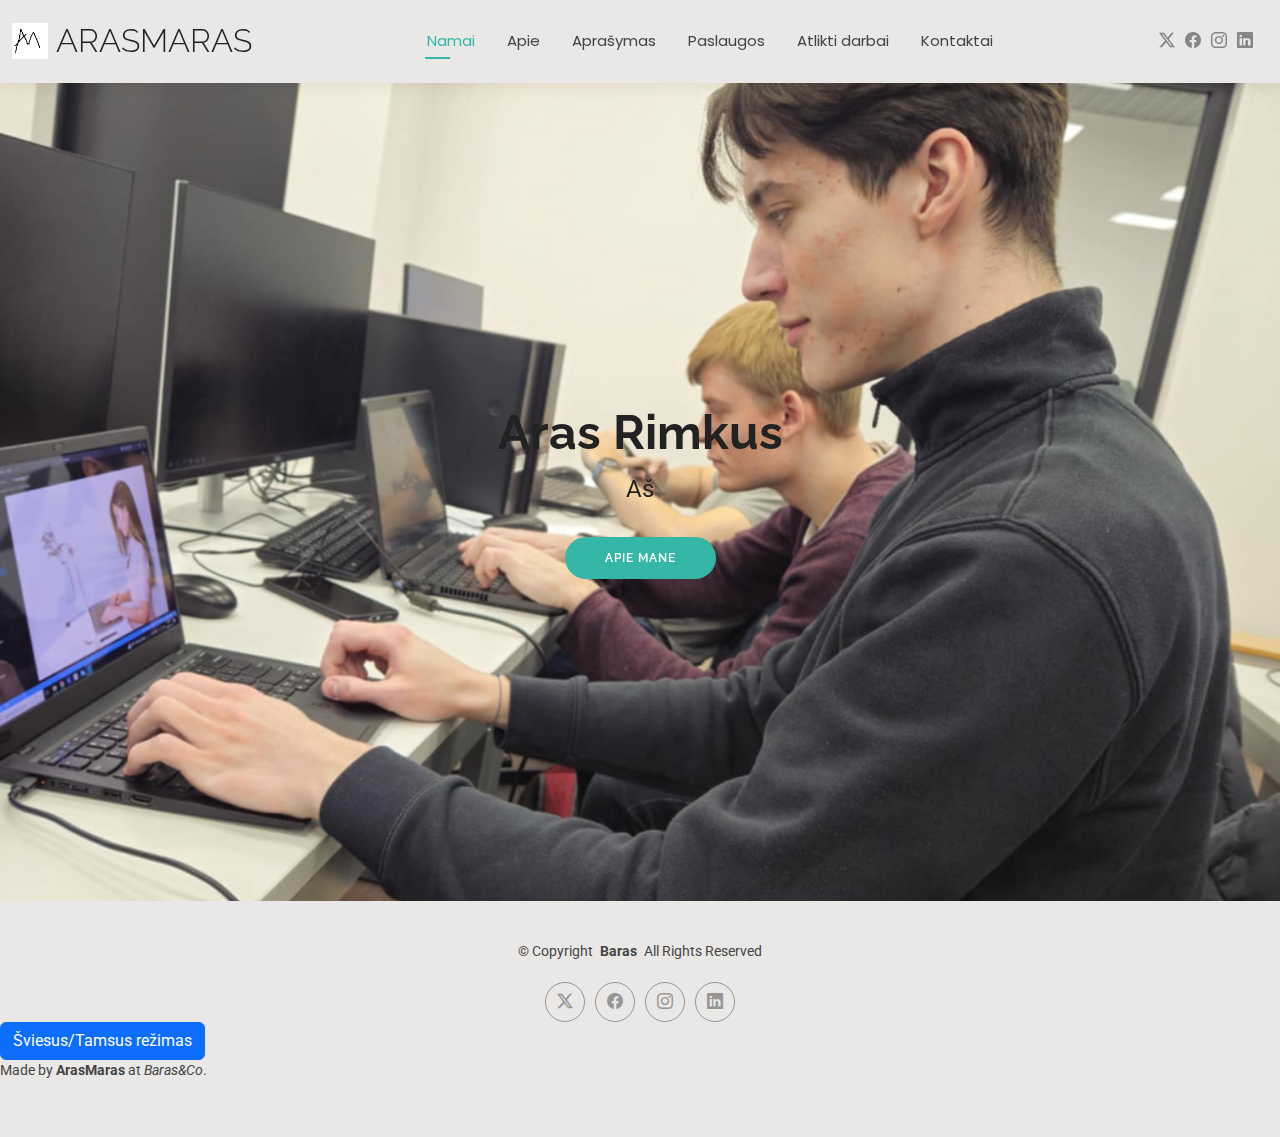
<file: index.html>
<!-- Aras Rimkus, Grupė: Ef 23/2 -->
<!DOCTYPE html>
<html lang="en">

<head>
  <meta charset="utf-8">
  <meta content="width=device-width, initial-scale=1.0" name="viewport">
  <title>Index - ArasMaras</title>
  <meta name="description" content="">
  <meta name="keywords" content="">

  <!-- Favicons -->
  <link href="assets/img/favicon.png" rel="icon">
  <link href="assets/img/apple-touch-icon.png" rel="apple-touch-icon">

  <!-- Fonts -->
  <link href="https://fonts.googleapis.com" rel="preconnect">
  <link href="https://fonts.gstatic.com" rel="preconnect" crossorigin>
  <link href="https://fonts.googleapis.com/css2?family=Roboto:ital,wght@0,100;0,300;0,400;0,500;0,700;0,900;1,100;1,300;1,400;1,500;1,700;1,900&family=Poppins:ital,wght@0,100;0,200;0,300;0,400;0,500;0,600;0,700;0,800;0,900;1,100;1,200;1,300;1,400;1,500;1,600;1,700;1,800;1,900&family=Raleway:ital,wght@0,100;0,200;0,300;0,400;0,500;0,600;0,700;0,800;0,900;1,100;1,200;1,300;1,400;1,500;1,600;1,700;1,800;1,900&display=swap" rel="stylesheet">

  <!-- Vendor CSS Files -->
  <link href="assets/vendor/bootstrap/css/bootstrap.min.css" rel="stylesheet">
  <link href="assets/vendor/bootstrap-icons/bootstrap-icons.css" rel="stylesheet">
  <link href="assets/vendor/aos/aos.css" rel="stylesheet">
  <link href="assets/vendor/swiper/swiper-bundle.min.css" rel="stylesheet">
  <link href="assets/vendor/glightbox/css/glightbox.min.css" rel="stylesheet">

  <!-- Main CSS File -->
  <link href="assets/css/main.css" rel="stylesheet">
  
</head>

<body class="index-page">

  <header id="header" class="header d-flex align-items-center light-background sticky-top">
    <div class="container-fluid position-relative d-flex align-items-center justify-content-between">

      <a href="index.html" class="logo d-flex align-items-center me-auto me-xl-0">
        <img src="assets/img/logo.png" alt="">
        <h1 class="sitename">ArasMaras</h1>
      </a>

      <nav id="navmenu" class="navmenu">
        <ul>
          <li><a href="index.html" class="active">Namai</a></li>
          <li><a href="about.html">Apie</a></li>
          <li><a href="resume.html">Aprašymas</a></li>
          <li><a href="services.html">Paslaugos</a></li>
          <li><a href="portfolio.html">Atlikti darbai</a></li>
          <li><a href="contact.html">Kontaktai</a></li>
        </ul>
        <i class="mobile-nav-toggle d-xl-none bi bi-list"></i>
      </nav>

      <div class="header-social-links">
        <a href="https://x.com" class="twitter"><i class="bi bi-twitter-x"></i></a>
        <a href="https://facebook.com" class="facebook"><i class="bi bi-facebook"></i></a>
        <a href="https://instagram.com" class="instagram"><i class="bi bi-instagram"></i></a>
        <a href="https://linkedin.com" class="linkedin"><i class="bi bi-linkedin"></i></a>
      </div>

    </div>
  </header>

  <main class="main">

    <!-- Hero Section -->
    <section id="hero" class="hero section">

      <img src="assets/img/hero-bg.jpg" alt="" data-aos="fade-in">

      <div class="container text-center" data-aos="zoom-out" data-aos-delay="100">
        <div class="row justify-content-center">
          <div class="col-lg-8">
            <h2>Aras Rimkus</h2>
            <p>Aš</p>
            <a href="about.html" class="btn-get-started">Apie Mane</a>
          </div>
        </div>
      </div>

    </section><!-- /Hero Section -->

  </main>

  <footer id="footer" class="footer light-background">

    <div class="container">
      <div class="copyright text-center ">
        <p>© <span>Copyright</span> <strong class="px-1 sitename">Baras</strong> <span>All Rights Reserved<br></span></p>
      </div>
      <div class="social-links d-flex justify-content-center">
        <a href="https://x.com"><i class="bi bi-twitter-x"></i></a>
        <a href="https://facebook.com"><i class="bi bi-facebook"></i></a>
        <a href="https://instagram.com"><i class="bi bi-instagram"></i></a>
        <a href="https://linkedin.com"><i class="bi bi-linkedin"></i></a>
      </div>
    </div>
    <button id="themeToggle" class="btn btn-primary">Šviesus/Tamsus režimas</button>

    <div class="footer-content">
      <p>Made by <strong>ArasMaras</strong> at <em>Baras&Co</em>.</p>
  </div>
  </footer>

  <!-- Scroll Top -->
  <a href="#" id="scroll-top" class="scroll-top d-flex align-items-center justify-content-center"><i class="bi bi-arrow-up-short"></i></a>

  <!-- Preloader -->
  <div id="preloader"></div>

  <!-- Vendor JS Files -->
  <script src="assets/vendor/bootstrap/js/bootstrap.bundle.min.js"></script>
  <script src="assets/vendor/php-email-form/validate.js"></script>
  <script src="assets/vendor/aos/aos.js"></script>
  <script src="assets/vendor/waypoints/noframework.waypoints.js"></script>
  <script src="assets/vendor/purecounter/purecounter_vanilla.js"></script>
  <script src="assets/vendor/swiper/swiper-bundle.min.js"></script>
  <script src="assets/vendor/glightbox/js/glightbox.min.js"></script>
  <script src="assets/vendor/imagesloaded/imagesloaded.pkgd.min.js"></script>
  <script src="assets/vendor/isotope-layout/isotope.pkgd.min.js"></script>

  <!-- Main JS File -->
  <script src="assets/js/main.js"></script>

</body>

</html>
</file>
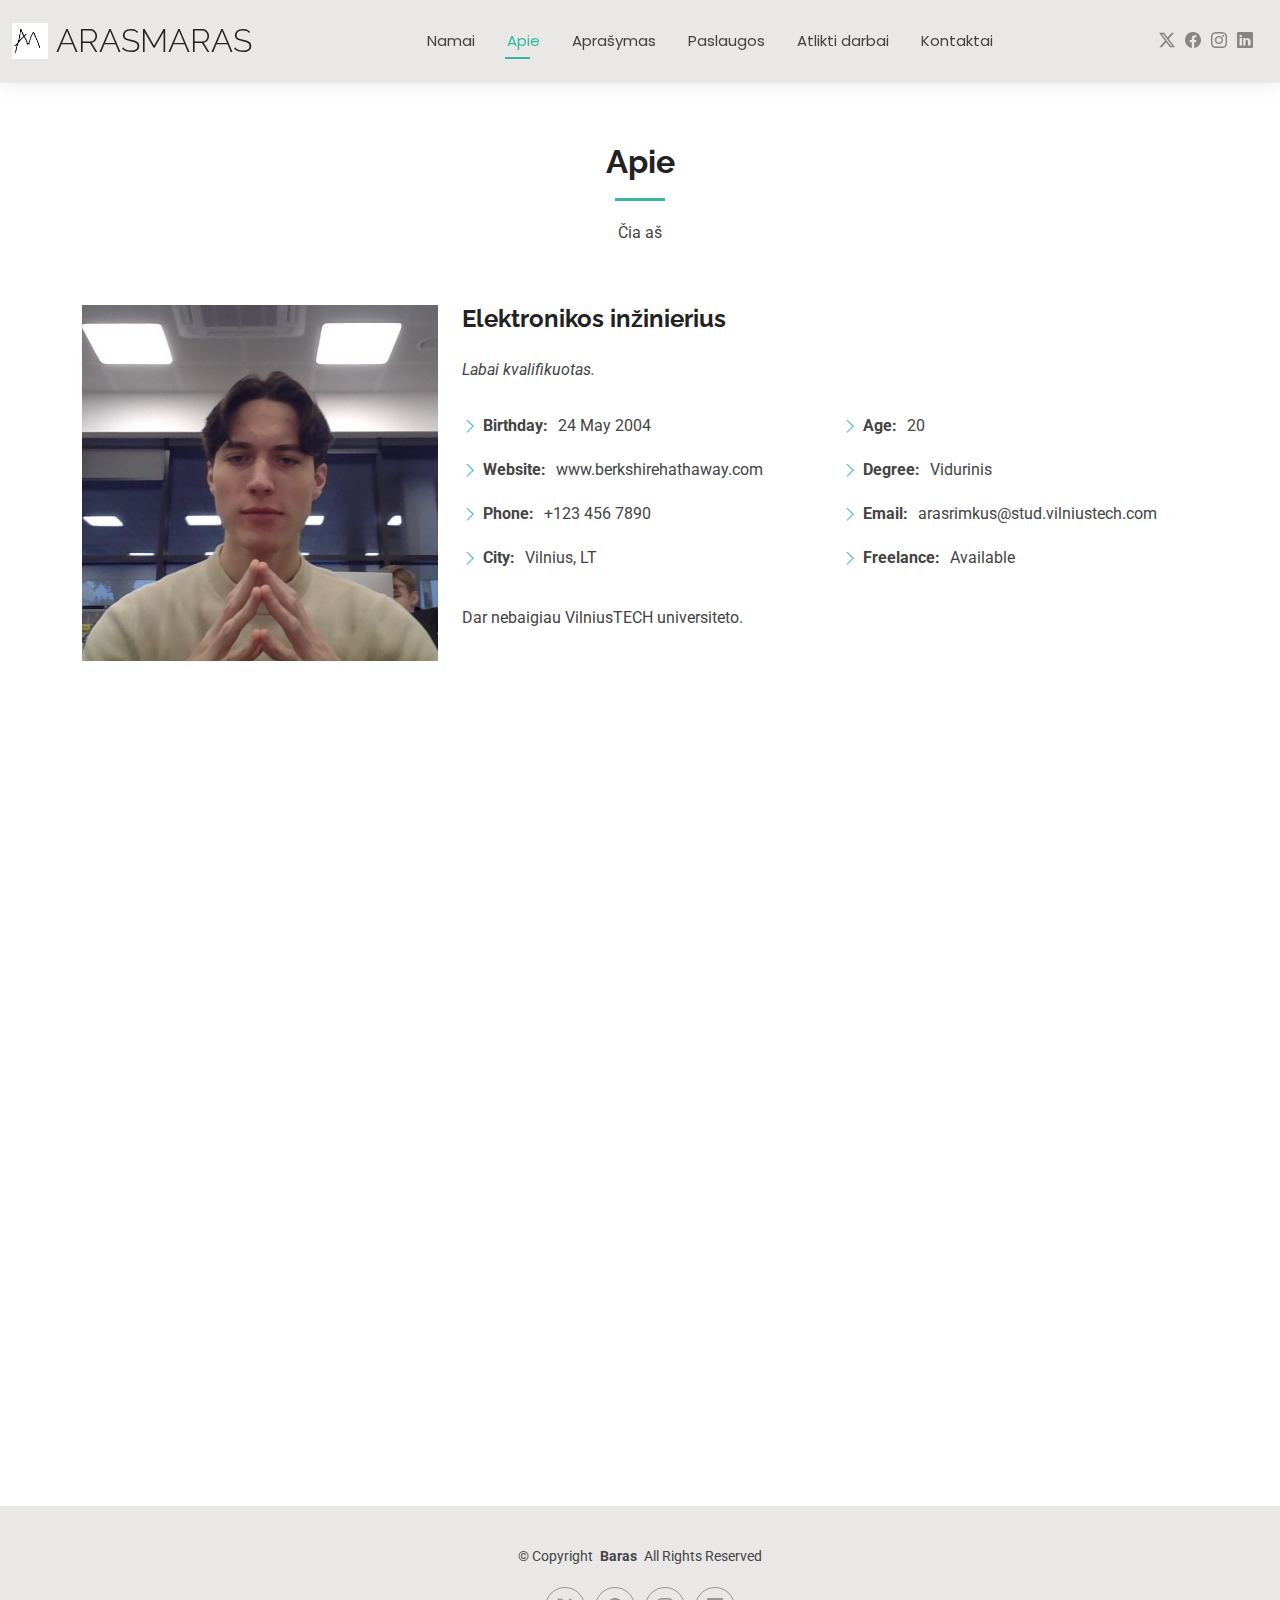
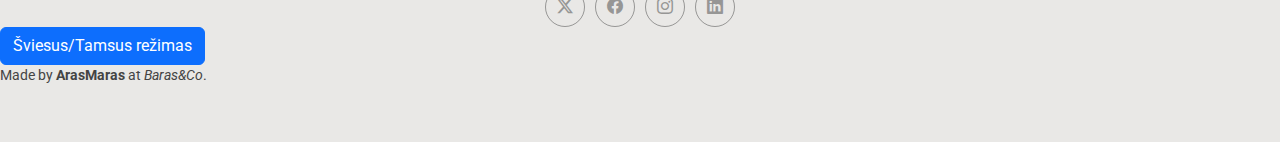
<file: about.html>
<!DOCTYPE html>
<html lang="en">

<head>
  <meta charset="utf-8">
  <meta content="width=device-width, initial-scale=1.0" name="viewport">
  <title>About - ArasMaras</title>
  <meta name="description" content="">
  <meta name="keywords" content="">

  <!-- Favicons -->
  <link href="assets/img/favicon.png" rel="icon">
  <link href="assets/img/apple-touch-icon.png" rel="apple-touch-icon">

  <!-- Fonts -->
  <link href="https://fonts.googleapis.com" rel="preconnect">
  <link href="https://fonts.gstatic.com" rel="preconnect" crossorigin>
  <link href="https://fonts.googleapis.com/css2?family=Roboto:ital,wght@0,100;0,300;0,400;0,500;0,700;0,900;1,100;1,300;1,400;1,500;1,700;1,900&family=Poppins:ital,wght@0,100;0,200;0,300;0,400;0,500;0,600;0,700;0,800;0,900;1,100;1,200;1,300;1,400;1,500;1,600;1,700;1,800;1,900&family=Raleway:ital,wght@0,100;0,200;0,300;0,400;0,500;0,600;0,700;0,800;0,900;1,100;1,200;1,300;1,400;1,500;1,600;1,700;1,800;1,900&display=swap" rel="stylesheet">

  <!-- Vendor CSS Files -->
  <link href="assets/vendor/bootstrap/css/bootstrap.min.css" rel="stylesheet">
  <link href="assets/vendor/bootstrap-icons/bootstrap-icons.css" rel="stylesheet">
  <link href="assets/vendor/aos/aos.css" rel="stylesheet">
  <link href="assets/vendor/swiper/swiper-bundle.min.css" rel="stylesheet">
  <link href="assets/vendor/glightbox/css/glightbox.min.css" rel="stylesheet">

  <!-- Main CSS File -->
  <link href="assets/css/main.css" rel="stylesheet">

</head>

<body class="about-page">

  <header id="header" class="header d-flex align-items-center light-background sticky-top">
    <div class="container-fluid position-relative d-flex align-items-center justify-content-between">

      <a href="index.html" class="logo d-flex align-items-center me-auto me-xl-0">
        <img src="assets/img/logo.png" alt="">
        <h1 class="sitename">ArasMaras</h1>
      </a>

      <nav id="navmenu" class="navmenu">
        <ul>
          <li><a href="index.html">Namai</a></li>
          <li><a href="about.html" class="active">Apie</a></li>
          <li><a href="resume.html">Aprašymas</a></li>
          <li><a href="services.html">Paslaugos</a></li>
          <li><a href="portfolio.html">Atlikti darbai</a></li>
          <li><a href="contact.html">Kontaktai</a></li>
        </ul>
        <i class="mobile-nav-toggle d-xl-none bi bi-list"></i>
      </nav>

      <div class="header-social-links">
        <a href="https://x.com" class="twitter"><i class="bi bi-twitter-x"></i></a>
        <a href="https://facebook.com" class="facebook"><i class="bi bi-facebook"></i></a>
        <a href="https://instagram.com" class="instagram"><i class="bi bi-instagram"></i></a>
        <a href="https://linkedin.com" class="linkedin"><i class="bi bi-linkedin"></i></a>
      </div>

    </div>
  </header>

  <main class="main">

    <!-- About Section -->
    <section id="about" class="about section">

      <!-- Section Title -->
      <div class="container section-title" data-aos="fade-up">
        <h2>Apie</h2>
        <p>Čia aš</p>
      </div><!-- End Section Title -->

      <div class="container" data-aos="fade-up" data-aos-delay="100">

        <div class="row gy-4 justify-content-center">
          <div class="col-lg-4">
            <img src="assets/img/profile-img.jpg" class="img-fluid" alt="">
          </div>
          <div class="col-lg-8 content">
            <h2>Elektronikos inžinierius</h2>
            <p class="fst-italic py-3">
              Labai kvalifikuotas.
            </p>
            <div class="row">
              <div class="col-lg-6">
                <ul>
                  <li><i class="bi bi-chevron-right"></i> <strong>Birthday:</strong> <span>24 May 2004</span></li>
                  <li><i class="bi bi-chevron-right"></i> <strong>Website:</strong> <span>www.berkshirehathaway.com</span></li>
                  <li><i class="bi bi-chevron-right"></i> <strong>Phone:</strong> <span>+123 456 7890</span></li>
                  <li><i class="bi bi-chevron-right"></i> <strong>City:</strong> <span>Vilnius, LT</span></li>
                </ul>
              </div>
              <div class="col-lg-6">
                <ul>
                  <li><i class="bi bi-chevron-right"></i> <strong>Age:</strong> <span>20</span></li>
                  <li><i class="bi bi-chevron-right"></i> <strong>Degree:</strong> <span>Vidurinis</span></li>
                  <li><i class="bi bi-chevron-right"></i> <strong>Email:</strong> <span>arasrimkus@stud.vilniustech.com</span></li>
                  <li><i class="bi bi-chevron-right"></i> <strong>Freelance:</strong> <span>Available</span></li>
                </ul>
              </div>
            </div>
            <p class="py-3">
              Dar nebaigiau VilniusTECH universiteto.
            </p>
          </div>
        </div>

      </div>

    </section><!-- /About Section -->
      <!-- YouTube Video Embed -->
      <div class="video-container">
        <iframe width="560" height="315" src="https://www.youtube.com/embed/ObhmrE6FyNs?si=AYSEXTdX0OdE0TQE&amp;start=15" title="YouTube video player" frameborder="0" allow="accelerometer; autoplay; clipboard-write; encrypted-media; gyroscope; picture-in-picture; web-share" referrerpolicy="strict-origin-when-cross-origin" allowfullscreen></iframe>
      </div>

    <!-- Skills Section -->
    <section id="skills" class="skills section">

      <!-- Section Title -->
      <div class="container section-title" data-aos="fade-up">
        <h2>Mano įgudžiai</h2>
        <p>Labai įspudingi</p>
      </div><!-- End Section Title -->

      <div class="container" data-aos="fade-up" data-aos-delay="100">

        <div class="row skills-content skills-animation">

          <div class="col-lg-6">

            <div class="progress">
              <span class="skill"><span>HTML</span> <i class="val">10%</i></span>
              <div class="progress-bar-wrap">
                <div class="progress-bar" role="progressbar" aria-valuenow="10" aria-valuemin="0" aria-valuemax="100"></div>
              </div>
            </div><!-- End Skills Item -->

            <div class="progress">
              <span class="skill"><span>CSS</span> <i class="val">5%</i></span>
              <div class="progress-bar-wrap">
                <div class="progress-bar" role="progressbar" aria-valuenow="5" aria-valuemin="0" aria-valuemax="100"></div>
              </div>
            </div><!-- End Skills Item -->

            <div class="progress">
              <span class="skill"><span>JavaScript</span> <i class="val">5%</i></span>
              <div class="progress-bar-wrap">
                <div class="progress-bar" role="progressbar" aria-valuenow="5" aria-valuemin="0" aria-valuemax="100"></div>
              </div>
            </div><!-- End Skills Item -->

          </div>

          <div class="col-lg-6">

            <div class="progress">
              <span class="skill"><span>Python</span> <i class="val">5%</i></span>
              <div class="progress-bar-wrap">
                <div class="progress-bar" role="progressbar" aria-valuenow="5" aria-valuemin="0" aria-valuemax="100"></div>
              </div>
            </div><!-- End Skills Item -->

            <div class="progress">
              <span class="skill"><span>Plagijavimas</span> <i class="val">90%</i></span>
              <div class="progress-bar-wrap">
                <div class="progress-bar" role="progressbar" aria-valuenow="90" aria-valuemin="0" aria-valuemax="100"></div>
              </div>
            </div><!-- End Skills Item -->

            <div class="progress">
              <span class="skill"><span>Photoshop</span> <i class="val">55%</i></span>
              <div class="progress-bar-wrap">
                <div class="progress-bar" role="progressbar" aria-valuenow="55" aria-valuemin="0" aria-valuemax="100"></div>
              </div>
            </div><!-- End Skills Item -->

          </div>

        </div>

      </div>

  </main>

  <footer id="footer" class="footer light-background">

    <div class="container">
      <div class="copyright text-center ">
        <p>© <span>Copyright</span> <strong class="px-1 sitename">Baras</strong> <span>All Rights Reserved<br></span></p>
      </div>
      <div class="social-links d-flex justify-content-center">
        <a href="https://x.com" class="twitter"><i class="bi bi-twitter-x"></i></a>
        <a href="https://facebook.com" class="facebook"><i class="bi bi-facebook"></i></a>
        <a href="https://instagram.com" class="instagram"><i class="bi bi-instagram"></i></a>
        <a href="https://linkedin.com" class="linkedin"><i class="bi bi-linkedin"></i></a>
      </div>
    </div>
    <button id="themeToggle" class="btn btn-primary">Šviesus/Tamsus režimas</button>

    <div class="footer-content">
      <p>Made by <strong>ArasMaras</strong> at <em>Baras&Co</em>.</p>
  </div>

  </footer>

  <!-- Scroll Top -->
  <a href="#" id="scroll-top" class="scroll-top d-flex align-items-center justify-content-center"><i class="bi bi-arrow-up-short"></i></a>

  <!-- Preloader -->
  <div id="preloader"></div>

  <!-- Vendor JS Files -->
  <script src="assets/vendor/bootstrap/js/bootstrap.bundle.min.js"></script>
  <script src="assets/vendor/php-email-form/validate.js"></script>
  <script src="assets/vendor/aos/aos.js"></script>
  <script src="assets/vendor/waypoints/noframework.waypoints.js"></script>
  <script src="assets/vendor/purecounter/purecounter_vanilla.js"></script>
  <script src="assets/vendor/swiper/swiper-bundle.min.js"></script>
  <script src="assets/vendor/glightbox/js/glightbox.min.js"></script>
  <script src="assets/vendor/imagesloaded/imagesloaded.pkgd.min.js"></script>
  <script src="assets/vendor/isotope-layout/isotope.pkgd.min.js"></script>

  <!-- Main JS File -->
  <script src="assets/js/main.js"></script>

</body>

</html>
</file>
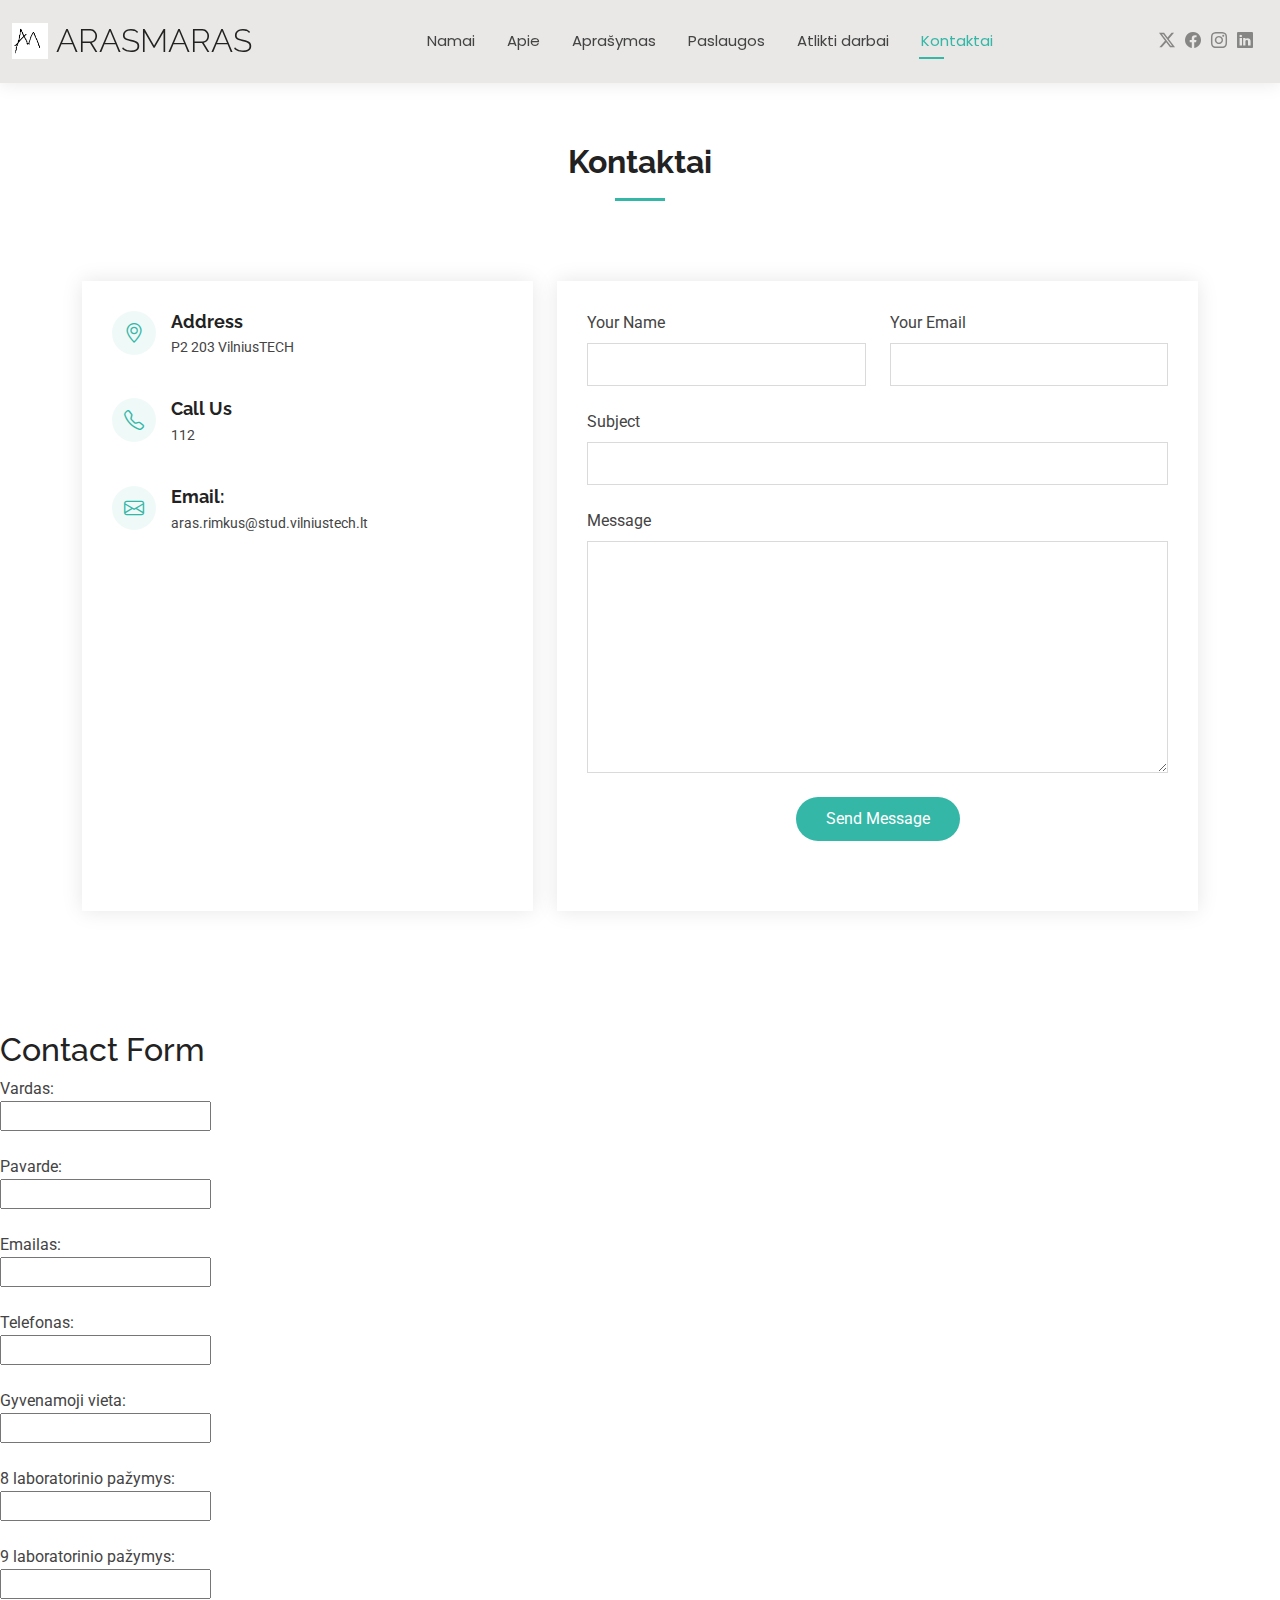
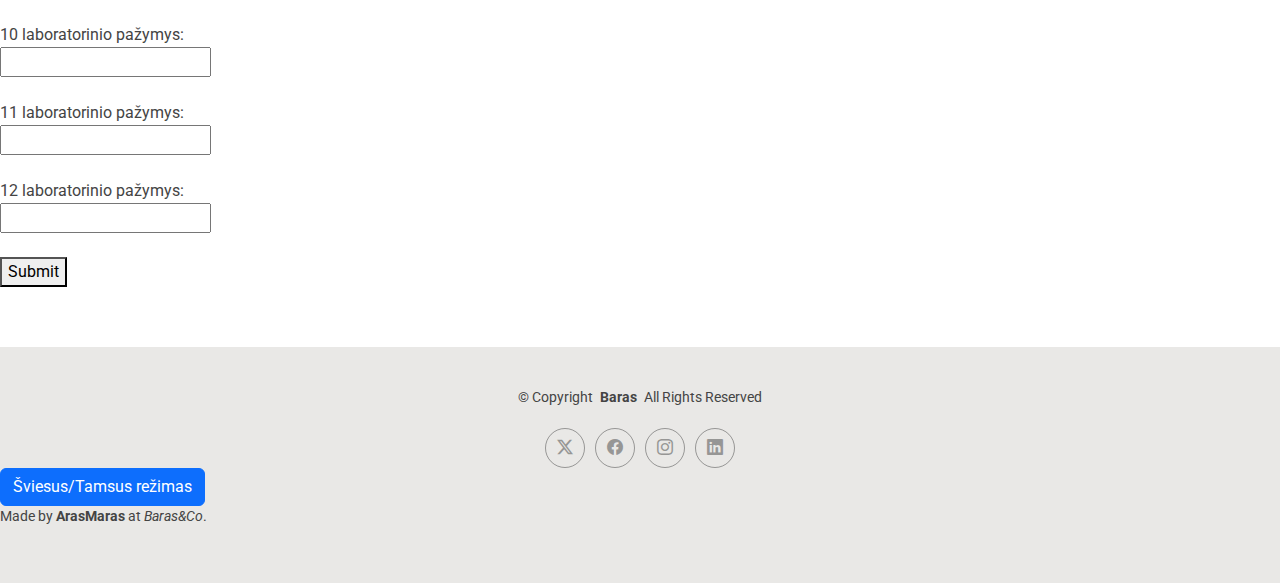
<file: contact.html>
<!DOCTYPE html>
<html lang="en">

<head>
  <meta charset="utf-8">
  <meta content="width=device-width, initial-scale=1.0" name="viewport">
  <title>Contact - ArasMaras</title>
  <meta name="description" content="">
  <meta name="keywords" content="">

  <!-- Favicons -->
  <link href="assets/img/favicon.png" rel="icon">
  <link href="assets/img/apple-touch-icon.png" rel="apple-touch-icon">

  <!-- Fonts -->
  <link href="https://fonts.googleapis.com" rel="preconnect">
  <link href="https://fonts.gstatic.com" rel="preconnect" crossorigin>
  <link href="https://fonts.googleapis.com/css2?family=Roboto:ital,wght@0,100;0,300;0,400;0,500;0,700;0,900;1,100;1,300;1,400;1,500;1,700;1,900&family=Poppins:ital,wght@0,100;0,200;0,300;0,400;0,500;0,600;0,700;0,800;0,900;1,100;1,200;1,300;1,400;1,500;1,600;1,700;1,800;1,900&family=Raleway:ital,wght@0,100;0,200;0,300;0,400;0,500;0,600;0,700;0,800;0,900;1,100;1,200;1,300;1,400;1,500;1,600;1,700;1,800;1,900&display=swap" rel="stylesheet">

  <!-- Vendor CSS Files -->
  <link href="assets/vendor/bootstrap/css/bootstrap.min.css" rel="stylesheet">
  <link href="assets/vendor/bootstrap-icons/bootstrap-icons.css" rel="stylesheet">
  <link href="assets/vendor/aos/aos.css" rel="stylesheet">
  <link href="assets/vendor/swiper/swiper-bundle.min.css" rel="stylesheet">
  <link href="assets/vendor/glightbox/css/glightbox.min.css" rel="stylesheet">

  <!-- Main CSS File -->
  <link href="assets/css/main.css" rel="stylesheet">

</head>




<body class="contact-page">

  <header id="header" class="header d-flex align-items-center light-background sticky-top">
    <div class="container-fluid position-relative d-flex align-items-center justify-content-between">

      <a href="index.html" class="logo d-flex align-items-center me-auto me-xl-0">
       <img src="assets/img/logo.png" alt="">
        <h1 class="sitename">ArasMaras</h1>
      </a>

      <nav id="navmenu" class="navmenu">
        <ul>
          <li><a href="index.html">Namai</a></li>
          <li><a href="about.html">Apie</a></li>
          <li><a href="resume.html">Aprašymas</a></li>
          <li><a href="services.html">Paslaugos</a></li>
          <li><a href="portfolio.html">Atlikti darbai</a></li>
          <li><a href="contact.html" class="active">Kontaktai</a></li>
        </ul>
        <i class="mobile-nav-toggle d-xl-none bi bi-list"></i>
      </nav>

      <div class="header-social-links">
        <a href="https://x.com" class="twitter"><i class="bi bi-twitter-x"></i></a>
        <a href="https://facebook.com" class="facebook"><i class="bi bi-facebook"></i></a>
        <a href="https://instagram.com" class="instagram"><i class="bi bi-instagram"></i></a>
        <a href="https://linkedin.com" class="linkedin"><i class="bi bi-linkedin"></i></a>
      </div>

    </div>
  </header>

  <main class="main">

    <!-- Contact Section -->
    <section id="contact" class="contact section">

      <!-- Section Title -->
      <div class="container section-title" data-aos="fade-up">
        <h2>Kontaktai</h2>
      </div><!-- End Section Title -->

      <div class="container" data-aos="fade-up" data-aos-delay="100">

        <div class="row gy-4">

          <div class="col-lg-5">

            <div class="info-wrap">
              <div class="info-item d-flex" data-aos="fade-up" data-aos-delay="200">
                <i class="bi bi-geo-alt flex-shrink-0"></i>
                <div>
                  <h3>Address</h3>
                  <p>P2 203 VilniusTECH</p>
                </div>
              </div><!-- End Info Item -->

              <div class="info-item d-flex" data-aos="fade-up" data-aos-delay="300">
                <i class="bi bi-telephone flex-shrink-0"></i>
                <div>
                  <h3>Call Us</h3>
                  <p>112</p>
                </div>
              </div><!-- End Info Item -->

              <div class="info-item d-flex" data-aos="fade-up" data-aos-delay="400">
                <i class="bi bi-envelope flex-shrink-0"></i>
                <div>
                  <h3>Email:</h3>
                  <p>aras.rimkus@stud.vilniustech.lt</p>
                </div>
              </div><!-- End Info Item -->

              <iframe src="https://www.google.com/maps/embed?pb=!1m18!1m12!1m3!1d652.0509152833978!2d25.34848807321215!3d54.72762221653086!2m3!1f0!2f0!3f0!3m2!1i1024!2i768!4f13.1!3m3!1m2!1s0x46dd946e752d3195%3A0xec26c4af427f7d67!2sVILNIUS%20TECH%20Elektronikos%20fakultetas!5e0!3m2!1slt!2slt!4v1731678261725!5m2!1slt!2slt" width="400" height="300" style="border:0;" allowfullscreen="" loading="lazy" referrerpolicy="no-referrer-when-downgrade"></iframe>   
            </div>
          </div>

          <div class="col-lg-7">
            <form action="forms/contact.php" method="post" class="php-email-form" data-aos="fade-up" data-aos-delay="200">
              <div class="row gy-4">

                <div class="col-md-6">
                  <label for="name-field" class="pb-2">Your Name</label>
                  <input type="text" name="name" id="name-field" class="form-control" required="">
                </div>

                <div class="col-md-6">
                  <label for="email-field" class="pb-2">Your Email</label>
                  <input type="email" class="form-control" name="email" id="email-field" required="">
                </div>

                <div class="col-md-12">
                  <label for="subject-field" class="pb-2">Subject</label>
                  <input type="text" class="form-control" name="subject" id="subject-field" required="">
                </div>

                <div class="col-md-12">
                  <label for="message-field" class="pb-2">Message</label>
                  <textarea class="form-control" name="message" rows="10" id="message-field" required=""></textarea>
                </div>

                <div class="col-md-12 text-center">
                  <div class="loading">Loading</div>
                  <div class="error-message"></div>
                  <div class="sent-message">Your message has been sent. Thank you!</div>

                  <button type="submit">Send Message</button>
                </div>

              </div>
            </form>
          </div><!-- End Contact Form -->

        </div>

      </div>

    </section><!-- /Contact Section -->
    
    <section id="contact-form-section">
      <h2>Contact Form</h2>
      <form id="contactForm">
          <label for="firstName">Vardas:</label><br>
          <input type="text" id="firstName" name="firstName" required><br><br>
  
          <label for="lastName">Pavarde:</label><br>
          <input type="text" id="lastName" name="lastName" required><br><br>
  
          <label for="email">Emailas:</label><br>
          <input type="email" id="email" name="email" required><br><br>
  
          <label for="phone">Telefonas:</label><br>
          <input type="tel" id="phone" name="phone" pattern="\+?[0-9\- ]+" required><br><br>
  
          <label for="address">Gyvenamoji vieta:</label><br>
          <input type="text" id="address" name="address" required><br><br>
  
          <label for="feature1">8 laboratorinio pažymys:</label><br>
          <input type="number" id="feature1" name="8 laboratorinio pažymys" required><br><br>
  
          <label for="feature2">9 laboratorinio pažymys:</label><br>
          <input type="number" id="feature2" name="9 laboratorinio pažymys" required><br><br>
  
          <label for="feature3">10 laboratorinio pažymys:</label><br>
          <input type="number" id="feature3" name="10 laboratorinio pažymys" required><br><br>
  
          <label for="feature4">11 laboratorinio pažymys:</label><br>
          <input type="number" id="feature4" name="11 laboratorinio pažymys" required><br><br>
  
          <label for="feature5">12 laboratorinio pažymys:</label><br>
          <input type="number" id="feature5" name="12 laboratorinio pažymys" required><br><br>
  
          <button type="button" id="submitButton">Submit</button>
      </form>
      <div id="output" class="result"></div>
  </section>
  

  </main>

  <footer id="footer" class="footer light-background">

    <div class="container">
      <div class="copyright text-center ">
        <p>© <span>Copyright</span> <strong class="px-1 sitename">Baras</strong> <span>All Rights Reserved<br></span></p>
      </div>
      <div class="social-links d-flex justify-content-center">
        <a href="https://x.com" class="twitter"><i class="bi bi-twitter-x"></i></a>
        <a href="https://facebook.com" class="facebook"><i class="bi bi-facebook"></i></a>
        <a href="https://instagram.com" class="instagram"><i class="bi bi-instagram"></i></a>
        <a href="https://linkedin.com" class="linkedin"><i class="bi bi-linkedin"></i></a>
      </div>
    </div>
    <button id="themeToggle" class="btn btn-primary">Šviesus/Tamsus režimas</button>

    <div class="footer-content">
      <p>Made by <strong>ArasMaras</strong> at <em>Baras&Co</em>.</p>
  </div>
  </footer>

  <!-- Scroll Top -->
  <a href="#" id="scroll-top" class="scroll-top d-flex align-items-center justify-content-center"><i class="bi bi-arrow-up-short"></i></a>

  <!-- Preloader -->
  <div id="preloader"></div>

  <!-- Vendor JS Files -->
  <script src="assets/vendor/bootstrap/js/bootstrap.bundle.min.js"></script>
  <script src="assets/vendor/php-email-form/validate.js"></script>
  <script src="assets/vendor/aos/aos.js"></script>
  <script src="assets/vendor/waypoints/noframework.waypoints.js"></script>
  <script src="assets/vendor/purecounter/purecounter_vanilla.js"></script>
  <script src="assets/vendor/swiper/swiper-bundle.min.js"></script>
  <script src="assets/vendor/glightbox/js/glightbox.min.js"></script>
  <script src="assets/vendor/imagesloaded/imagesloaded.pkgd.min.js"></script>
  <script src="assets/vendor/isotope-layout/isotope.pkgd.min.js"></script>

  <!-- Main JS File -->
  <script src="assets/js/main.js"></script>

</body>

</html>
</file>
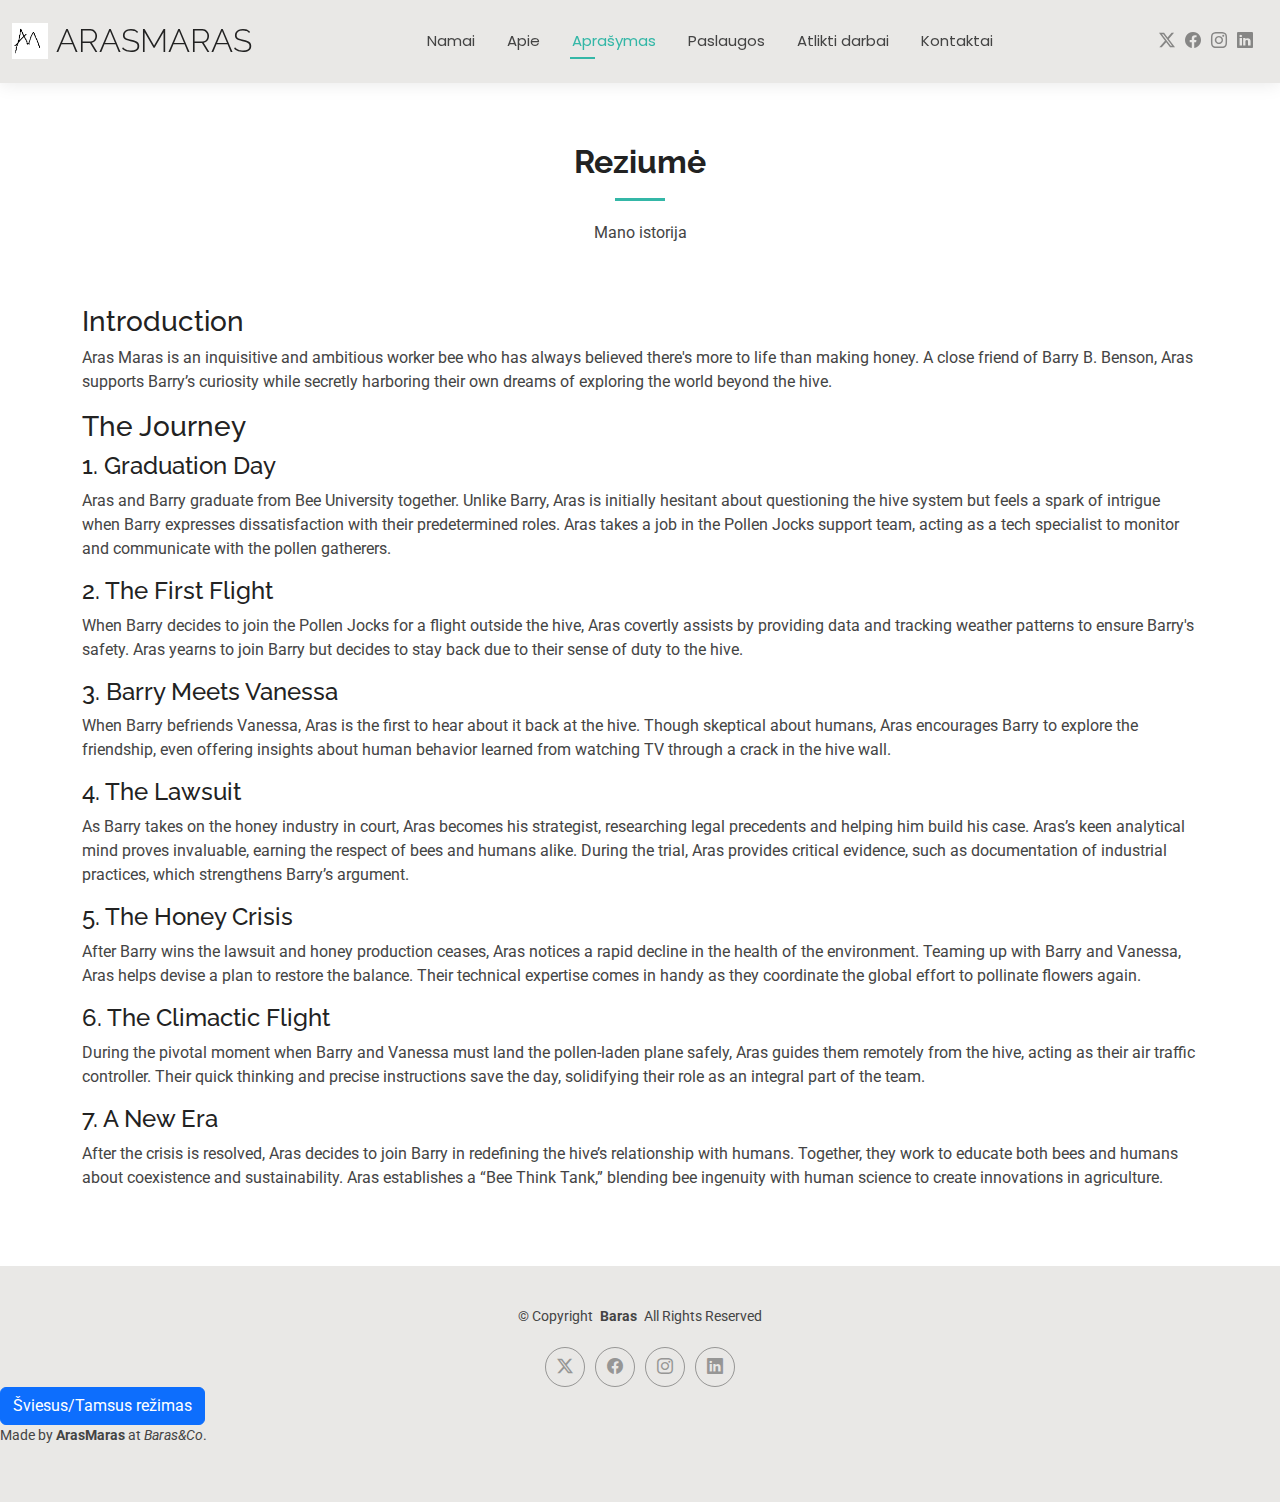
<file: resume.html>
<!DOCTYPE html>
<html lang="en">

<head>
  <meta charset="utf-8">
  <meta content="width=device-width, initial-scale=1.0" name="viewport">
  <title>Resume - ArasMaras</title>
  <meta name="description" content="">
  <meta name="keywords" content="">

  <!-- Favicons -->
  <link href="assets/img/favicon.png" rel="icon">
  <link href="assets/img/apple-touch-icon.png" rel="apple-touch-icon">

  <!-- Fonts -->
  <link href="https://fonts.googleapis.com" rel="preconnect">
  <link href="https://fonts.gstatic.com" rel="preconnect" crossorigin>
  <link href="https://fonts.googleapis.com/css2?family=Roboto:ital,wght@0,100;0,300;0,400;0,500;0,700;0,900;1,100;1,300;1,400;1,500;1,700;1,900&family=Poppins:ital,wght@0,100;0,200;0,300;0,400;0,500;0,600;0,700;0,800;0,900;1,100;1,200;1,300;1,400;1,500;1,600;1,700;1,800;1,900&family=Raleway:ital,wght@0,100;0,200;0,300;0,400;0,500;0,600;0,700;0,800;0,900;1,100;1,200;1,300;1,400;1,500;1,600;1,700;1,800;1,900&display=swap" rel="stylesheet">

  <!-- Vendor CSS Files -->
  <link href="assets/vendor/bootstrap/css/bootstrap.min.css" rel="stylesheet">
  <link href="assets/vendor/bootstrap-icons/bootstrap-icons.css" rel="stylesheet">
  <link href="assets/vendor/aos/aos.css" rel="stylesheet">
  <link href="assets/vendor/swiper/swiper-bundle.min.css" rel="stylesheet">
  <link href="assets/vendor/glightbox/css/glightbox.min.css" rel="stylesheet">

  <!-- Main CSS File -->
  <link href="assets/css/main.css" rel="stylesheet">
</head>

<header id="header" class="header d-flex align-items-center light-background sticky-top">
  <div class="container-fluid position-relative d-flex align-items-center justify-content-between">

    <a href="index.html" class="logo d-flex align-items-center me-auto me-xl-0">
      <img src="assets/img/logo.png" alt="">
      <h1 class="sitename">ArasMaras</h1>
    </a>

<nav id="navmenu" class="navmenu">
  <ul>
    <li><a href="index.html">Namai</a></li>
    <li><a href="about.html">Apie</a></li>
    <li><a href="resume.html" class="active">Aprašymas</a></li>
    <li><a href="services.html">Paslaugos</a></li>
    <li><a href="portfolio.html">Atlikti darbai</a></li>
    <li><a href="contact.html">Kontaktai</a></li>
  </ul>
  <i class="mobile-nav-toggle d-xl-none bi bi-list"></i>
</nav>

<div class="header-social-links">
  <a href="https://x.com" class="twitter"><i class="bi bi-twitter-x"></i></a>
  <a href="https://facebook.com" class="facebook"><i class="bi bi-facebook"></i></a>
  <a href="https://instagram.com" class="instagram"><i class="bi bi-instagram"></i></a>
  <a href="https://linkedin.com" class="linkedin"><i class="bi bi-linkedin"></i></a>
</div>

</div>
</header>

<main class="main">


        <section id="resume" class="resume section">
          <div class="container section-title" data-aos="fade-up">
            <h2>Reziumė</h2>
            <p>Mano istorija</p>
          </div>

      <div class="container">
        <div class="row">
          <div class="col-lg-12" data-aos="fade-up" data-aos-delay="100">
            <h3>Introduction</h3>
            <p>Aras Maras is an inquisitive and ambitious worker bee who has always believed there's more to life than making honey. A close friend of Barry B. Benson, Aras supports Barry’s curiosity while secretly harboring their own dreams of exploring the world beyond the hive.</p>
          </div>

          <div class="col-lg-12" data-aos="fade-up" data-aos-delay="200">
            <h3>The Journey</h3>

            <div class="story-item">
              <h4>1. Graduation Day</h4>
              <p>Aras and Barry graduate from Bee University together. Unlike Barry, Aras is initially hesitant about questioning the hive system but feels a spark of intrigue when Barry expresses dissatisfaction with their predetermined roles. Aras takes a job in the Pollen Jocks support team, acting as a tech specialist to monitor and communicate with the pollen gatherers.</p>
            </div>

            <div class="story-item">
              <h4>2. The First Flight</h4>
              <p>When Barry decides to join the Pollen Jocks for a flight outside the hive, Aras covertly assists by providing data and tracking weather patterns to ensure Barry's safety. Aras yearns to join Barry but decides to stay back due to their sense of duty to the hive.</p>
            </div>

            <div class="story-item">
              <h4>3. Barry Meets Vanessa</h4>
              <p>When Barry befriends Vanessa, Aras is the first to hear about it back at the hive. Though skeptical about humans, Aras encourages Barry to explore the friendship, even offering insights about human behavior learned from watching TV through a crack in the hive wall.</p>
            </div>

            <div class="story-item">
              <h4>4. The Lawsuit</h4>
              <p>As Barry takes on the honey industry in court, Aras becomes his strategist, researching legal precedents and helping him build his case. Aras’s keen analytical mind proves invaluable, earning the respect of bees and humans alike. During the trial, Aras provides critical evidence, such as documentation of industrial practices, which strengthens Barry’s argument.</p>
            </div>

            <div class="story-item">
              <h4>5. The Honey Crisis</h4>
              <p>After Barry wins the lawsuit and honey production ceases, Aras notices a rapid decline in the health of the environment. Teaming up with Barry and Vanessa, Aras helps devise a plan to restore the balance. Their technical expertise comes in handy as they coordinate the global effort to pollinate flowers again.</p>
            </div>

            <div class="story-item">
              <h4>6. The Climactic Flight</h4>
              <p>During the pivotal moment when Barry and Vanessa must land the pollen-laden plane safely, Aras guides them remotely from the hive, acting as their air traffic controller. Their quick thinking and precise instructions save the day, solidifying their role as an integral part of the team.</p>
            </div>

            <div class="story-item">
              <h4>7. A New Era</h4>
              <p>After the crisis is resolved, Aras decides to join Barry in redefining the hive’s relationship with humans. Together, they work to educate both bees and humans about coexistence and sustainability. Aras establishes a “Bee Think Tank,” blending bee ingenuity with human science to create innovations in agriculture.</p>
            </div>

          </div>
        </div>
      </div>
    </section>

  </main>

  <footer id="footer" class="footer light-background">

    <div class="container">
      <div class="copyright text-center ">
        <p>© <span>Copyright</span> <strong class="px-1 sitename">Baras</strong> <span>All Rights Reserved<br></span></p>
      </div>
      <div class="social-links d-flex justify-content-center">
        <a href="https://x.com" class="twitter"><i class="bi bi-twitter-x"></i></a>
        <a href="https://facebook.com" class="facebook"><i class="bi bi-facebook"></i></a>
        <a href="https://instagram.com" class="instagram"><i class="bi bi-instagram"></i></a>
        <a href="https://linkedin.com" class="linkedin"><i class="bi bi-linkedin"></i></a>
      </div>
    </div>
    <button id="themeToggle" class="btn btn-primary">Šviesus/Tamsus režimas</button>

    <div class="footer-content">
      <p>Made by <strong>ArasMaras</strong> at <em>Baras&Co</em>.</p>
  </div>
  </footer>

  <!-- Scroll Top -->
  <a href="#" id="scroll-top" class="scroll-top d-flex align-items-center justify-content-center"><i class="bi bi-arrow-up-short"></i></a>

  <!-- Preloader -->
  <div id="preloader"></div>

  <!-- Vendor JS Files -->
  <script src="assets/vendor/bootstrap/js/bootstrap.bundle.min.js"></script>
  <script src="assets/vendor/php-email-form/validate.js"></script>
  <script src="assets/vendor/aos/aos.js"></script>
  <script src="assets/vendor/waypoints/noframework.waypoints.js"></script>
  <script src="assets/vendor/purecounter/purecounter_vanilla.js"></script>
  <script src="assets/vendor/swiper/swiper-bundle.min.js"></script>
  <script src="assets/vendor/glightbox/js/glightbox.min.js"></script>
  <script src="assets/vendor/imagesloaded/imagesloaded.pkgd.min.js"></script>
  <script src="assets/vendor/isotope-layout/isotope.pkgd.min.js"></script>

  <!-- Main JS File -->
  <script src="assets/js/main.js"></script>

  <a href="#" id="scroll-top" class="scroll-top d-flex align-items-center justify-content-center"><i class="bi bi-arrow-up-short"></i></a>

</body>

</html>
</file>
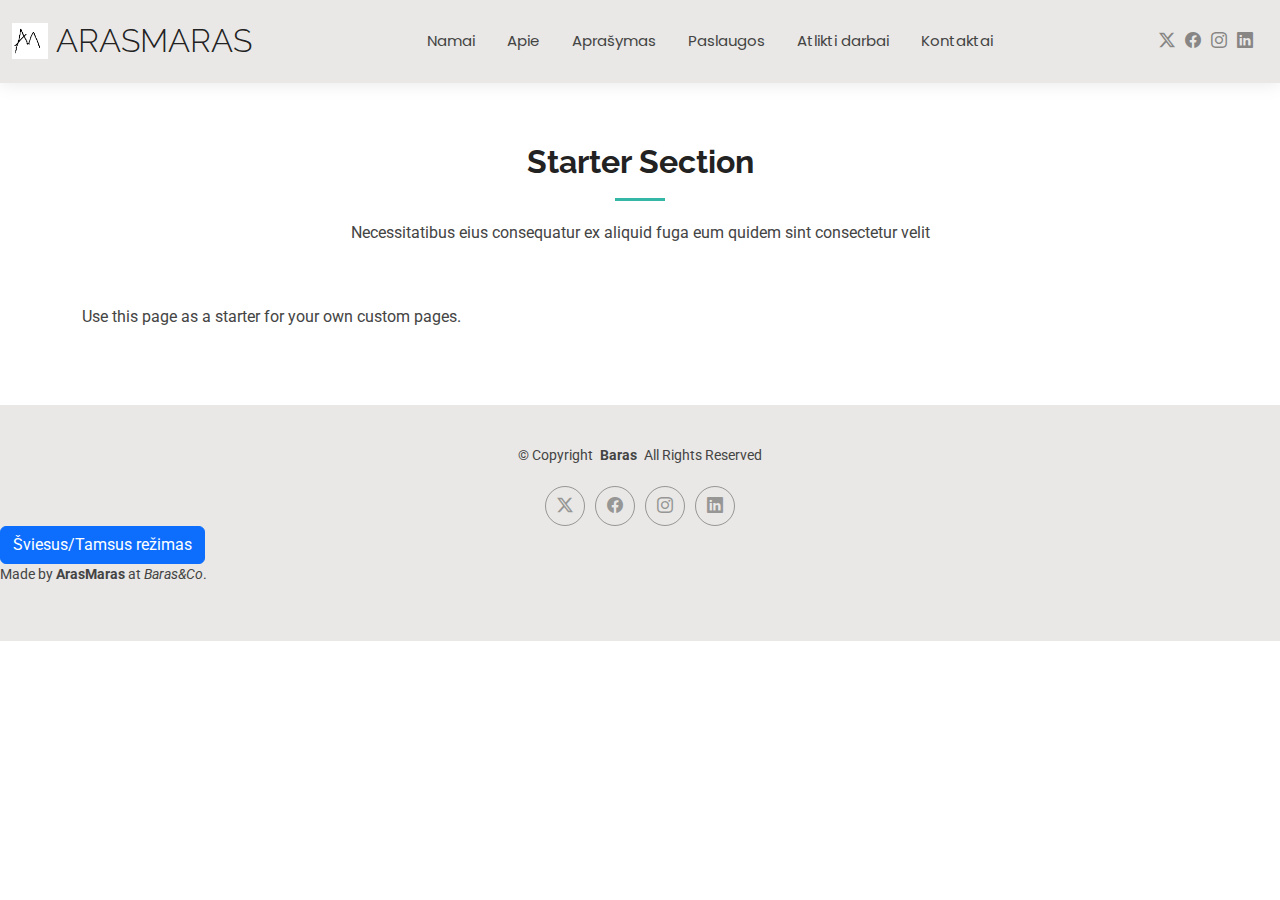
<file: starter-page.html>
<!DOCTYPE html>
<html lang="en">

<head>
  <meta charset="utf-8">
  <meta content="width=device-width, initial-scale=1.0" name="viewport">
  <title>Starter Page - ArasMaras</title>
  <meta name="description" content="">
  <meta name="keywords" content="">

  <!-- Favicons -->
  <link href="assets/img/favicon.png" rel="icon">
  <link href="assets/img/apple-touch-icon.png" rel="apple-touch-icon">

  <!-- Fonts -->
  <link href="https://fonts.googleapis.com" rel="preconnect">
  <link href="https://fonts.gstatic.com" rel="preconnect" crossorigin>
  <link href="https://fonts.googleapis.com/css2?family=Roboto:ital,wght@0,100;0,300;0,400;0,500;0,700;0,900;1,100;1,300;1,400;1,500;1,700;1,900&family=Poppins:ital,wght@0,100;0,200;0,300;0,400;0,500;0,600;0,700;0,800;0,900;1,100;1,200;1,300;1,400;1,500;1,600;1,700;1,800;1,900&family=Raleway:ital,wght@0,100;0,200;0,300;0,400;0,500;0,600;0,700;0,800;0,900;1,100;1,200;1,300;1,400;1,500;1,600;1,700;1,800;1,900&display=swap" rel="stylesheet">

  <!-- Vendor CSS Files -->
  <link href="assets/vendor/bootstrap/css/bootstrap.min.css" rel="stylesheet">
  <link href="assets/vendor/bootstrap-icons/bootstrap-icons.css" rel="stylesheet">
  <link href="assets/vendor/aos/aos.css" rel="stylesheet">
  <link href="assets/vendor/swiper/swiper-bundle.min.css" rel="stylesheet">
  <link href="assets/vendor/glightbox/css/glightbox.min.css" rel="stylesheet">

  <!-- Main CSS File -->
  <link href="assets/css/main.css" rel="stylesheet">

</head>

<body class="starter-page-page">

  <header id="header" class="header d-flex align-items-center light-background sticky-top">
    <div class="container-fluid position-relative d-flex align-items-center justify-content-between">

      <a href="index.html" class="logo d-flex align-items-center me-auto me-xl-0">
        <img src="assets/img/logo.png" alt="">
        <h1 class="sitename">ArasMaras</h1>
      </a>

      <nav id="navmenu" class="navmenu">
        <ul>
          <li><a href="index.html">Namai</a></li>
          <li><a href="about.html">Apie</a></li>
          <li><a href="resume.html">Aprašymas</a></li>
          <li><a href="services.html">Paslaugos</a></li>
          <li><a href="portfolio.html">Atlikti darbai</a></li>
          <li><a href="contact.html">Kontaktai</a></li>
        </ul>
        <i class="mobile-nav-toggle d-xl-none bi bi-list"></i>
      </nav>

      <div class="header-social-links">
        <a href="https://x.com" class="twitter"><i class="bi bi-twitter-x"></i></a>
        <a href="https://facebook.com" class="facebook"><i class="bi bi-facebook"></i></a>
        <a href="https://instagram.com" class="instagram"><i class="bi bi-instagram"></i></a>
        <a href="https://linkedin.com" class="linkedin"><i class="bi bi-linkedin"></i></a>
      </div>

    </div>
  </header>

  <main class="main">

    <!-- Starter Section Section -->
    <section id="starter-section" class="starter-section section">

      <!-- Section Title -->
      <div class="container section-title" data-aos="fade-up">
        <h2>Starter Section</h2>
        <p>Necessitatibus eius consequatur ex aliquid fuga eum quidem sint consectetur velit</p>
      </div><!-- End Section Title -->

      <div class="container" data-aos="fade-up">
        <p>Use this page as a starter for your own custom pages.</p>
      </div>

    </section><!-- /Starter Section Section -->

  </main>

  <footer id="footer" class="footer light-background">

    <div class="container">
      <div class="copyright text-center ">
        <p>© <span>Copyright</span> <strong class="px-1 sitename">Baras</strong> <span>All Rights Reserved<br></span></p>
      </div>
      <div class="social-links d-flex justify-content-center">
        <a href="https://x.com" class="twitter"><i class="bi bi-twitter-x"></i></a>
        <a href="https://facebook.com" class="facebook"><i class="bi bi-facebook"></i></a>
        <a href="https://instagram.com" class="instagram"><i class="bi bi-instagram"></i></a>
        <a href="https://linkedin.com" class="linkedin"><i class="bi bi-linkedin"></i></a>
      </div>
    </div>
    <button id="themeToggle" class="btn btn-primary">Šviesus/Tamsus režimas</button>

    <div class="footer-content">
      <p>Made by <strong>ArasMaras</strong> at <em>Baras&Co</em>.</p>
  </div>
  </footer>

  <!-- Scroll Top -->
  <a href="#" id="scroll-top" class="scroll-top d-flex align-items-center justify-content-center"><i class="bi bi-arrow-up-short"></i></a>

  <!-- Preloader -->
  <div id="preloader"></div>

  <!-- Vendor JS Files -->
  <script src="assets/vendor/bootstrap/js/bootstrap.bundle.min.js"></script>
  <script src="assets/vendor/php-email-form/validate.js"></script>
  <script src="assets/vendor/aos/aos.js"></script>
  <script src="assets/vendor/waypoints/noframework.waypoints.js"></script>
  <script src="assets/vendor/purecounter/purecounter_vanilla.js"></script>
  <script src="assets/vendor/swiper/swiper-bundle.min.js"></script>
  <script src="assets/vendor/glightbox/js/glightbox.min.js"></script>
  <script src="assets/vendor/imagesloaded/imagesloaded.pkgd.min.js"></script>
  <script src="assets/vendor/isotope-layout/isotope.pkgd.min.js"></script>

  <!-- Main JS File -->
  <script src="assets/js/main.js"></script>

</body>

</html>
</file>
<file: assets/css/main.css>
/* Fonts */
:root {
  --default-font: "Roboto",  system-ui, -apple-system, "Segoe UI", Roboto, "Helvetica Neue", Arial, "Noto Sans", "Liberation Sans", sans-serif, "Apple Color Emoji", "Segoe UI Emoji", "Segoe UI Symbol", "Noto Color Emoji";
  --heading-font: "Raleway",  sans-serif;
  --nav-font: "Poppins",  sans-serif;
}

/* Global Colors - The following color variables are used throughout the website. Updating them here will change the color scheme of the entire website */
:root { 
  --background-color: #ffffff; /* Background color for the entire website, including individual sections */
  --default-color: #444444; /* Default color used for the majority of the text content across the entire website */
  --heading-color: #222222; /* Color for headings, subheadings and title throughout the website */
  --accent-color: #34b7a7; /* Accent color that represents your brand on the website. It's used for buttons, links, and other elements that need to stand out */
  --surface-color: #ffffff; /* The surface color is used as a background of boxed elements within sections, such as cards, icon boxes, or other elements that require a visual separation from the global background. */
  --contrast-color: #ffffff; /* Contrast color for text, ensuring readability against backgrounds of accent, heading, or default colors. */
}

/* Nav Menu Colors - The following color variables are used specifically for the navigation menu. They are separate from the global colors to allow for more customization options */
:root {
  --nav-color: #444444;  /* The default color of the main navmenu links */
  --nav-hover-color: #34b7a7; /* Applied to main navmenu links when they are hovered over or active */
  --nav-mobile-background-color: #ffffff; /* Used as the background color for mobile navigation menu */
  --nav-dropdown-background-color: #ffffff; /* Used as the background color for dropdown items that appear when hovering over primary navigation items */
  --nav-dropdown-color: #444444; /* Used for navigation links of the dropdown items in the navigation menu. */
  --nav-dropdown-hover-color: #34b7a7; /* Similar to --nav-hover-color, this color is applied to dropdown navigation links when they are hovered over. */
}

/* Color Presets - These classes override global colors when applied to any section or element, providing reuse of the sam color scheme. */

.light-background {
  --background-color: #e9e8e6;
  --surface-color: #ffffff;
}

.dark-background {
  --background-color: #060606;
  --default-color: #ffffff;
  --heading-color: #ffffff;
  --surface-color: #252525;
  --contrast-color: #ffffff;
}



/* Smooth scroll */
:root {
  scroll-behavior: smooth;
}

/*--------------------------------------------------------------
# General Styling & Shared Classes
--------------------------------------------------------------*/

:root.light-mode {
  --background-color: #ffffff;
  --default-color: #000000;
  --heading-color: #333333;
}

:root.dark-mode {
  --background-color: #121212;
  --default-color: #ffffff;
  --heading-color: #eeeeee;
}





body {
  color: var(--default-color);
  background-color: var(--background-color);
  font-family: var(--default-font);
  transition: background-color 0.5s, color 0.5s;

}

a {
  color: var(--accent-color);
  text-decoration: none;
  transition: 0.3s;
}

a:hover {
  color: color-mix(in srgb, var(--accent-color), transparent 25%);
  text-decoration: none;
}

h1,
h2,
h3,
h4,
h5,
h6 {
  color: var(--heading-color);
  font-family: var(--heading-font);
}

/* PHP Email Form Messages
------------------------------*/
.php-email-form .error-message {
  display: none;
  background: #df1529;
  color: #ffffff;
  text-align: left;
  padding: 15px;
  margin-bottom: 24px;
  font-weight: 600;
}

.php-email-form .sent-message {
  display: none;
  color: #ffffff;
  background: #059652;
  text-align: center;
  padding: 15px;
  margin-bottom: 24px;
  font-weight: 600;
}

.php-email-form .loading {
  display: none;
  background: var(--surface-color);
  text-align: center;
  padding: 15px;
  margin-bottom: 24px;
}

.php-email-form .loading:before {
  content: "";
  display: inline-block;
  border-radius: 50%;
  width: 24px;
  height: 24px;
  margin: 0 10px -6px 0;
  border: 3px solid var(--accent-color);
  border-top-color: var(--surface-color);
  animation: php-email-form-loading 1s linear infinite;
}

@keyframes php-email-form-loading {
  0% {
    transform: rotate(0deg);
  }

  100% {
    transform: rotate(360deg);
  }
}

/*--------------------------------------------------------------
# Global Header
--------------------------------------------------------------*/
.header {
  color: var(--default-color);
  background-color: var(--background-color);
  padding: 15px 0;
  transition: all 0.5s;
  z-index: 997;
  box-shadow: 0px 0 18px rgba(0, 0, 0, 0.1);
}

.header .logo {
  line-height: 1;
}

.header .logo img {
  max-height: 36px;
  margin-right: 8px;
}

.header .logo h1 {
  font-size: 32px;
  margin: 0;
  font-weight: 300;
  text-transform: uppercase;
  color: var(--heading-color);
}

.header .logo h1:hover{
  color: #df1529;
}

.header .header-social-links {
  padding-right: 15px;
}

.header .header-social-links a {
  color: color-mix(in srgb, var(--default-color), transparent 40%);
  padding-left: 6px;
  display: inline-block;
  transition: 0.3s;
  font-size: 16px;
}

.header .header-social-links a:hover {
  color: var(--accent-color);
}

.header .header-social-links a i {
  line-height: 0px;
}

@media (max-width: 1200px) {
  .header .logo {
    order: 1;
  }

  .header .header-social-links {
    order: 2;
  }

  .header .navmenu {
    order: 3;
  }
}

/*--------------------------------------------------------------
# Navigation Menu
--------------------------------------------------------------*/
/* Desktop Navigation */
@media (min-width: 1200px) {
  .navmenu {
    padding: 0;
  }

  .navmenu ul {
    margin: 0;
    padding: 0;
    display: flex;
    list-style: none;
    align-items: center;
  }

  .navmenu li {
    position: relative;
  }

  .navmenu>ul>li {
    white-space: nowrap;
    padding: 15px 14px;
  }

  .navmenu>ul>li:last-child {
    padding-right: 0;
  }

  .navmenu a,
  .navmenu a:focus {
    color: var(--nav-color);
    font-size: 15px;
    padding: 0 2px;
    font-family: var(--nav-font);
    font-weight: 400;
    display: flex;
    align-items: center;
    justify-content: space-between;
    white-space: nowrap;
    transition: 0.3s;
    position: relative;
  }

  .navmenu a i,
  .navmenu a:focus i {
    font-size: 12px;
    line-height: 0;
    margin-left: 5px;
    transition: 0.3s;
  }

  .navmenu>ul>li>a:before {
    content: "";
    position: absolute;
    height: 2px;
    bottom: -6px;
    left: 0;
    background-color: var(--nav-hover-color);
    visibility: hidden;
    width: 0px;
    transition: all 0.3s ease-in-out 0s;
  }

  .navmenu a:hover:before,
  .navmenu li:hover>a:before,
  .navmenu .active:before {
    visibility: visible;
    width: 25px;
  }

  .navmenu li:hover>a,
  .navmenu .active,
  .navmenu .active:focus {
    color: var(--nav-hover-color);
  }

  .navmenu .dropdown ul {
    margin: 0;
    padding: 10px 0;
    background: var(--nav-dropdown-background-color);
    display: block;
    position: absolute;
    visibility: hidden;
    left: 14px;
    top: 130%;
    opacity: 0;
    transition: 0.3s;
    border-radius: 4px;
    z-index: 99;
    box-shadow: 0px 0px 30px rgba(0, 0, 0, 0.1);
  }

  .navmenu .dropdown ul li {
    min-width: 200px;
  }

  .navmenu .dropdown ul a {
    padding: 10px 20px;
    font-size: 15px;
    text-transform: none;
    color: var(--nav-dropdown-color);
  }

  .navmenu .dropdown ul a i {
    font-size: 12px;
  }

  .navmenu .dropdown ul a:hover,
  .navmenu .dropdown ul .active:hover,
  .navmenu .dropdown ul li:hover>a {
    color: var(--nav-dropdown-hover-color);
  }

  .navmenu .dropdown:hover>ul {
    opacity: 1;
    top: 100%;
    visibility: visible;
  }

  .navmenu .dropdown .dropdown ul {
    top: 0;
    left: -90%;
    visibility: hidden;
  }

  .navmenu .dropdown .dropdown:hover>ul {
    opacity: 1;
    top: 0;
    left: -100%;
    visibility: visible;
  }
}

/* Mobile Navigation */
@media (max-width: 1199px) {
  .mobile-nav-toggle {
    color: var(--nav-color);
    font-size: 28px;
    line-height: 0;
    margin-right: 10px;
    cursor: pointer;
    transition: color 0.3s;
  }

  .navmenu {
    padding: 0;
    z-index: 9997;
  }

  .navmenu ul {
    display: none;
    list-style: none;
    position: absolute;
    inset: 60px 20px 20px 20px;
    padding: 10px 0;
    margin: 0;
    border-radius: 6px;
    background-color: var(--nav-mobile-background-color);
    border: 1px solid color-mix(in srgb, var(--default-color), transparent 90%);
    box-shadow: none;
    overflow-y: auto;
    transition: 0.3s;
    z-index: 9998;
  }

  .navmenu a,
  .navmenu a:focus {
    color: var(--nav-dropdown-color);
    padding: 10px 20px;
    font-family: var(--nav-font);
    font-size: 17px;
    font-weight: 500;
    display: flex;
    align-items: center;
    justify-content: space-between;
    white-space: nowrap;
    transition: 0.3s;
  }

  .navmenu a i,
  .navmenu a:focus i {
    font-size: 12px;
    line-height: 0;
    margin-left: 5px;
    width: 30px;
    height: 30px;
    display: flex;
    align-items: center;
    justify-content: center;
    border-radius: 50%;
    transition: 0.3s;
    background-color: color-mix(in srgb, var(--accent-color), transparent 90%);
  }

  .navmenu a i:hover,
  .navmenu a:focus i:hover {
    background-color: var(--accent-color);
    color: var(--contrast-color);
  }

  .navmenu a:hover,
  .navmenu .active,
  .navmenu .active:focus {
    color: var(--nav-dropdown-hover-color);
  }

  .navmenu .active i,
  .navmenu .active:focus i {
    background-color: var(--accent-color);
    color: var(--contrast-color);
    transform: rotate(180deg);
  }

  .navmenu .dropdown ul {
    position: static;
    display: none;
    z-index: 99;
    padding: 10px 0;
    margin: 10px 20px;
    background-color: var(--nav-dropdown-background-color);
    transition: all 0.5s ease-in-out;
  }

  .navmenu .dropdown ul ul {
    background-color: rgba(33, 37, 41, 0.1);
  }

  .navmenu .dropdown>.dropdown-active {
    display: block;
    background-color: rgba(33, 37, 41, 0.03);
  }

  .mobile-nav-active {
    overflow: hidden;
  }

  .mobile-nav-active .mobile-nav-toggle {
    color: #fff;
    position: absolute;
    font-size: 32px;
    top: 15px;
    right: 15px;
    margin-right: 0;
    z-index: 9999;
  }

  .mobile-nav-active .navmenu {
    position: fixed;
    overflow: hidden;
    inset: 0;
    background: rgba(33, 37, 41, 0.8);
    transition: 0.3s;
  }

  .mobile-nav-active .navmenu>ul {
    display: block;
  }
}

/*--------------------------------------------------------------
# Global Footer
--------------------------------------------------------------*/
.footer {
  color: var(--default-color);
  background-color: var(--background-color);
  font-size: 14px;
  padding: 40px 0;
  position: relative;
}

.footer .copyright p {
  margin-bottom: 0;
}

.footer .social-links {
  margin-top: 20px;
}

.footer .social-links a {
  display: flex;
  align-items: center;
  justify-content: center;
  width: 40px;
  height: 40px;
  border-radius: 50%;
  border: 1px solid color-mix(in srgb, var(--default-color), transparent 50%);
  font-size: 16px;
  color: color-mix(in srgb, var(--default-color), transparent 50%);
  margin: 0 5px;
  transition: 0.3s;
}

.footer .social-links a:hover {
  color: var(--accent-color);
  border-color: var(--accent-color);
}

.footer .credits {
  margin-top: 10px;
  font-size: 13px;
  text-align: center;
}

/*--------------------------------------------------------------
# Preloader
--------------------------------------------------------------*/
#preloader {
  position: fixed;
  inset: 0;
  z-index: 9999;
  overflow: hidden;
  background-color: var(--background-color);
  transition: all 0.6s ease-out;
  width: 100%;
  height: 100vh;
}

#preloader:before,
#preloader:after {
  content: "";
  position: absolute;
  border: 4px solid var(--accent-color);
  border-radius: 50%;
  animation: animate-preloader 2s cubic-bezier(0, 0.2, 0.8, 1) infinite;
}

#preloader:after {
  animation-delay: -0.5s;
}

@keyframes animate-preloader {
  0% {
    width: 10px;
    height: 10px;
    top: calc(50% - 5px);
    left: calc(50% - 5px);
    opacity: 1;
  }

  100% {
    width: 72px;
    height: 72px;
    top: calc(50% - 36px);
    left: calc(50% - 36px);
    opacity: 0;
  }
}

/*--------------------------------------------------------------
# Scroll Top Button
--------------------------------------------------------------*/
.scroll-top {
  position: fixed;
  visibility: hidden;
  opacity: 0;
  right: 15px;
  bottom: -15px;
  z-index: 99999;
  background-color: var(--accent-color);
  width: 44px;
  height: 44px;
  border-radius: 50px;
  transition: all 0.4s;
}

.scroll-top i {
  font-size: 24px;
  color: var(--contrast-color);
  line-height: 0;
}

.scroll-top:hover {
  background-color: color-mix(in srgb, var(--accent-color), transparent 20%);
  color: var(--contrast-color);
}

.scroll-top.active {
  visibility: visible;
  opacity: 1;
  bottom: 15px;
}

/*--------------------------------------------------------------
# Disable aos animation delay on mobile devices
--------------------------------------------------------------*/
@media screen and (max-width: 768px) {
  [data-aos-delay] {
    transition-delay: 0 !important;
  }
}

/*--------------------------------------------------------------
# Global Page Titles & Breadcrumbs
--------------------------------------------------------------*/
.page-title {
  color: var(--default-color);
  background-color: var(--background-color);
  padding: 25px 0;
  position: relative;
  border-bottom: 1px solid color-mix(in srgb, var(--default-color), transparent 85%);
}

.page-title h1 {
  font-size: 24px;
  font-weight: 400;
}

.page-title .breadcrumbs ol {
  display: flex;
  flex-wrap: wrap;
  list-style: none;
  padding: 0;
  margin: 0;
  font-size: 14px;
  font-weight: 400;
}

.page-title .breadcrumbs ol li+li {
  padding-left: 10px;
}

.page-title .breadcrumbs ol li+li::before {
  content: "/";
  display: inline-block;
  padding-right: 10px;
  color: color-mix(in srgb, var(--default-color), transparent 70%);
}

/*--------------------------------------------------------------
# Global Sections
--------------------------------------------------------------*/
section,
.section {
  color: var(--default-color);
  background-color: var(--background-color);
  padding: 60px 0;
  scroll-margin-top: 100px;
  overflow: clip;
}

@media (max-width: 1199px) {

  section,
  .section {
    scroll-margin-top: 66px;
  }
}

/*--------------------------------------------------------------
# Global Section Titles
--------------------------------------------------------------*/
.section-title {
  text-align: center;
  padding-bottom: 60px;
  position: relative;
}

.section-title h2 {
  font-size: 32px;
  font-weight: 700;
  margin-bottom: 20px;
  padding-bottom: 20px;
  position: relative;
}

.section-title h2:after {
  content: "";
  position: absolute;
  display: block;
  width: 50px;
  height: 3px;
  background: var(--accent-color);
  left: 0;
  right: 0;
  bottom: 0;
  margin: auto;
}

.section-title p {
  margin-bottom: 0;
}

/*--------------------------------------------------------------
# Hero Section
--------------------------------------------------------------*/
.hero {
  width: 100%;
  min-height: calc(100vh - 82px);
  position: relative;
  padding: 80px 0;
  display: flex;
  align-items: center;
  justify-content: center;
}

@media (max-width: 1200px) {
  .hero {
    min-height: calc(100vh - 68px);
  }
}

.hero img {
  position: absolute;
  inset: 0;
  display: block;
  width: 100%;
  height: 100%;
  object-fit: cover;
  z-index: 1;
}

.hero .container {
  position: relative;
  z-index: 3;
}

.hero h2 {
  margin: 0;
  font-size: 48px;
  font-weight: 700;
}

.hero p {
  margin: 10px 0 0 0;
  font-size: 24px;
  color: var(--heading-color);
}

.hero .btn-get-started {
  color: var(--contrast-color);
  background: var(--accent-color);
  font-family: var(--heading-font);
  text-transform: uppercase;
  font-weight: 600;
  font-size: 12px;
  letter-spacing: 1px;
  display: inline-block;
  padding: 12px 40px;
  border-radius: 50px;
  transition: 0.5s;
  margin-top: 30px;
}

.hero .btn-get-started:hover {
  background: color-mix(in srgb, var(--accent-color) 90%, white 20%);
}

@media (max-width: 768px) {
  .hero h2 {
    font-size: 32px;
  }

  .hero p {
    font-size: 18px;
  }
}

/*--------------------------------------------------------------
# About Section
--------------------------------------------------------------*/
.about .content h2 {
  font-weight: 700;
  font-size: 24px;
}

.about .content ul {
  list-style: none;
  padding: 0;
}

.about .content ul li {
  margin-bottom: 20px;
  display: flex;
  align-items: center;
}

.about .content ul strong {
  margin-right: 10px;
}

.about .content ul i {
  font-size: 16px;
  margin-right: 5px;
  color: var(--accent-color);
  line-height: 0;
}

/*--------------------------------------------------------------
# Skills Section
--------------------------------------------------------------*/
.skills .progress {
  height: 60px;
  display: block;
  background: none;
  border-radius: 0;
}

.skills .progress .skill {
  color: var(--heading-color);
  padding: 0;
  margin: 0 0 6px 0;
  text-transform: uppercase;
  display: block;
  font-weight: 600;
  font-family: var(--heading-font);
}

.skills .progress .skill .val {
  float: right;
  font-style: normal;
}

.skills .progress-bar-wrap {
  background: color-mix(in srgb, var(--default-color), transparent 90%);
  height: 10px;
}

.skills .progress-bar {
  width: 1px;
  height: 10px;
  transition: 0.9s;
  background-color: var(--accent-color);
}

/*--------------------------------------------------------------
# Stats Section
--------------------------------------------------------------*/
.stats .stats-item {
  padding: 30px;
  width: 100%;
}

.stats .stats-item span {
  color: var(--heading-color);
  font-size: 48px;
  display: block;
  font-weight: 700;
  margin-bottom: 20px;
  padding-bottom: 20px;
  position: relative;
}

.stats .stats-item span:after {
  content: "";
  position: absolute;
  display: block;
  width: 25px;
  height: 3px;
  background: var(--accent-color);
  left: 0;
  right: 0;
  bottom: 0;
  margin: auto;
}

.stats .stats-item p {
  color: color-mix(in srgb, var(--default-color), transparent 40%);
  padding: 0;
  margin: 0;
  font-family: var(--heading-font);
  font-weight: 500;
}

/*--------------------------------------------------------------
# Testimonials Section
--------------------------------------------------------------*/
.testimonials .section-header {
  margin-bottom: 40px;
}

.testimonials .testimonials-carousel,
.testimonials .testimonials-slider {
  overflow: hidden;
}

.testimonials .testimonial-item {
  text-align: center;
}

.testimonials .testimonial-item .testimonial-img {
  width: 120px;
  border-radius: 50%;
  border: 4px solid var(--background-color);
  margin: 0 auto;
}

.testimonials .testimonial-item h3 {
  font-size: 20px;
  font-weight: bold;
  margin: 10px 0 5px 0;
}

.testimonials .testimonial-item h4 {
  font-size: 14px;
  color: color-mix(in srgb, var(--default-color), transparent 40%);
  margin: 0 0 15px 0;
}

.testimonials .testimonial-item .stars {
  margin-bottom: 15px;
}

.testimonials .testimonial-item .stars i {
  color: #ffc107;
  margin: 0 1px;
}

.testimonials .testimonial-item .quote-icon-left,
.testimonials .testimonial-item .quote-icon-right {
  color: color-mix(in srgb, var(--accent-color), transparent 50%);
  font-size: 26px;
  line-height: 0;
}

.testimonials .testimonial-item .quote-icon-left {
  display: inline-block;
  left: -5px;
  position: relative;
}

.testimonials .testimonial-item .quote-icon-right {
  display: inline-block;
  right: -5px;
  position: relative;
  top: 10px;
  transform: scale(-1, -1);
}

.testimonials .testimonial-item p {
  font-style: italic;
  margin: 0 auto 15px auto;
}

.testimonials .swiper-wrapper {
  height: auto;
}

.testimonials .swiper-pagination {
  margin-top: 20px;
  position: relative;
}

.testimonials .swiper-pagination .swiper-pagination-bullet {
  width: 12px;
  height: 12px;
  opacity: 1;
  background-color: color-mix(in srgb, var(--default-color), transparent 85%);
}

.testimonials .swiper-pagination .swiper-pagination-bullet-active {
  background-color: var(--accent-color);
}

@media (min-width: 992px) {
  .testimonials .testimonial-item p {
    width: 80%;
  }
}

/*--------------------------------------------------------------
# Resume Section
--------------------------------------------------------------*/
.resume .resume-title {
  color: var(--heading-color);
  font-size: 26px;
  font-weight: 700;
  margin-top: 20px;
  margin-bottom: 20px;
}

.resume .resume-item {
  padding: 0 0 20px 20px;
  margin-top: -2px;
  border-left: 2px solid var(--accent-color);
  position: relative;
}

.resume .resume-item h4 {
  line-height: 18px;
  font-size: 18px;
  font-weight: 600;
  text-transform: uppercase;
  color: color-mix(in srgb, var(--default-color), transparent 20%);
  margin-bottom: 10px;
}

.resume .resume-item h5 {
  font-size: 16px;
  padding: 5px 15px;
  display: inline-block;
  font-weight: 600;
  margin-bottom: 10px;
}

.resume .resume-item ul {
  padding-left: 20px;
}

.resume .resume-item ul li {
  padding-bottom: 10px;
}

.resume .resume-item:last-child {
  padding-bottom: 0;
}

.resume .resume-item::before {
  content: "";
  position: absolute;
  width: 16px;
  height: 16px;
  border-radius: 50px;
  left: -9px;
  top: 0;
  background: var(--background-color);
  border: 2px solid var(--accent-color);
}

/*--------------------------------------------------------------
# Services Section
--------------------------------------------------------------*/
.services .service-item {
  background-color: var(--surface-color);
  box-shadow: 0px 5px 90px 0px rgba(0, 0, 0, 0.1);
  height: 100%;
  padding: 60px 30px;
  text-align: center;
  transition: 0.3s;
  border-radius: 5px;
}

.services .service-item .icon {
  margin: 0 auto;
  width: 100px;
  height: 100px;
  display: flex;
  align-items: center;
  justify-content: center;
  transition: ease-in-out 0.3s;
  position: relative;
}

.services .service-item .icon i {
  font-size: 36px;
  transition: 0.5s;
  position: relative;
}

.services .service-item .icon svg {
  position: absolute;
  top: 0;
  left: 0;
}

.services .service-item .icon svg path {
  transition: 0.5s;
  fill: color-mix(in srgb, var(--default-color), transparent 95%);
}

.services .service-item h3 {
  font-weight: 700;
  margin: 10px 0 15px 0;
  font-size: 22px;
}

.services .service-item p {
  line-height: 24px;
  font-size: 14px;
  margin-bottom: 0;
}

.services .service-item:hover {
  box-shadow: 0px 5px 35px 0px rgba(0, 0, 0, 0.1);
}

.services .service-item.item-cyan i {
  color: #0dcaf0;
}

.services .service-item.item-cyan:hover .icon i {
  color: #fff;
}

.services .service-item.item-cyan:hover .icon path {
  fill: #0dcaf0;
}

.services .service-item.item-orange i {
  color: #fd7e14;
}

.services .service-item.item-orange:hover .icon i {
  color: #fff;
}

.services .service-item.item-orange:hover .icon path {
  fill: #fd7e14;
}

.services .service-item.item-teal i {
  color: #20c997;
}

.services .service-item.item-teal:hover .icon i {
  color: #fff;
}

.services .service-item.item-teal:hover .icon path {
  fill: #20c997;
}

.services .service-item.item-red i {
  color: #df1529;
}

.services .service-item.item-red:hover .icon i {
  color: #fff;
}

.services .service-item.item-red:hover .icon path {
  fill: #df1529;
}

.services .service-item.item-indigo i {
  color: #6610f2;
}

.services .service-item.item-indigo:hover .icon i {
  color: #fff;
}

.services .service-item.item-indigo:hover .icon path {
  fill: #6610f2;
}

.services .service-item.item-pink i {
  color: #f3268c;
}

.services .service-item.item-pink:hover .icon i {
  color: #fff;
}

.services .service-item.item-pink:hover .icon path {
  fill: #f3268c;
}

/*--------------------------------------------------------------
# Portfolio Section
--------------------------------------------------------------*/
.portfolio .portfolio-filters {
  padding: 0;
  margin: 0 auto 20px auto;
  list-style: none;
  text-align: center;
}

.portfolio .portfolio-filters li {
  cursor: pointer;
  display: inline-block;
  padding: 8px 20px 10px 20px;
  margin: 0;
  font-size: 15px;
  font-weight: 500;
  line-height: 1;
  margin-bottom: 5px;
  border-radius: 50px;
  transition: all 0.3s ease-in-out;
  font-family: var(--heading-font);
}

.portfolio .portfolio-filters li:hover,
.portfolio .portfolio-filters li.filter-active {
  color: var(--contrast-color);
  background-color: var(--accent-color);
}

.portfolio .portfolio-filters li:first-child {
  margin-left: 0;
}

.portfolio .portfolio-filters li:last-child {
  margin-right: 0;
}

@media (max-width: 575px) {
  .portfolio .portfolio-filters li {
    font-size: 14px;
    margin: 0 0 10px 0;
  }
}

.portfolio .portfolio-item {
  position: relative;
  overflow: hidden;
}

.portfolio .portfolio-item .portfolio-info {
  opacity: 0;
  position: absolute;
  left: 12px;
  right: 12px;
  bottom: -100%;
  z-index: 3;
  transition: all ease-in-out 0.5s;
  background: color-mix(in srgb, var(--surface-color), transparent 10%);
  padding: 15px;
}

.portfolio .portfolio-item .portfolio-info h4 {
  font-size: 18px;
  font-weight: 600;
  padding-right: 50px;
}

.portfolio .portfolio-item .portfolio-info p {
  color: color-mix(in srgb, var(--default-color), transparent 30%);
  font-size: 14px;
  margin-bottom: 0;
  padding-right: 50px;
}

.portfolio .portfolio-item .portfolio-info .preview-link,
.portfolio .portfolio-item .portfolio-info .details-link {
  position: absolute;
  right: 50px;
  font-size: 24px;
  top: calc(50% - 14px);
  color: color-mix(in srgb, var(--default-color), transparent 30%);
  transition: 0.3s;
  line-height: 0;
}

.portfolio .portfolio-item .portfolio-info .preview-link:hover,
.portfolio .portfolio-item .portfolio-info .details-link:hover {
  color: var(--accent-color);
}

.portfolio .portfolio-item .portfolio-info .details-link {
  right: 14px;
  font-size: 28px;
}

.portfolio .portfolio-item:hover .portfolio-info {
  opacity: 1;
  bottom: 0;
}

/*--------------------------------------------------------------
# Portfolio Details Section
--------------------------------------------------------------*/
.portfolio-details .portfolio-details-slider img {
  width: 100%;
}

.portfolio-details .portfolio-details-slider .swiper-pagination {
  margin-top: 20px;
  position: relative;
}

.portfolio-details .portfolio-details-slider .swiper-pagination .swiper-pagination-bullet {
  width: 12px;
  height: 12px;
  background-color: color-mix(in srgb, var(--default-color), transparent 85%);
  opacity: 1;
}

.portfolio-details .portfolio-details-slider .swiper-pagination .swiper-pagination-bullet-active {
  background-color: var(--accent-color);
}

.portfolio-details .portfolio-info {
  background-color: var(--surface-color);
  padding: 30px;
  box-shadow: 0px 0 30px rgba(0, 0, 0, 0.1);
}

.portfolio-details .portfolio-info h3 {
  font-size: 22px;
  font-weight: 700;
  margin-bottom: 20px;
  padding-bottom: 20px;
  border-bottom: 1px solid color-mix(in srgb, var(--default-color), transparent 85%);
}

.portfolio-details .portfolio-info ul {
  list-style: none;
  padding: 0;
  font-size: 15px;
}

.portfolio-details .portfolio-info ul li+li {
  margin-top: 10px;
}

.portfolio-details .portfolio-description {
  padding-top: 30px;
}

.portfolio-details .portfolio-description h2 {
  font-size: 26px;
  font-weight: 700;
  margin-bottom: 20px;
}

.portfolio-details .portfolio-description p {
  padding: 0;
  color: color-mix(in srgb, var(--default-color), transparent 30%);
}

/*--------------------------------------------------------------
# Contact Section
--------------------------------------------------------------*/
.contact .info-wrap {
  background-color: var(--surface-color);
  box-shadow: 0px 0px 20px rgba(0, 0, 0, 0.1);
  padding: 30px;
}

@media (max-width: 575px) {
  .contact .info-wrap {
    padding: 20px;
  }
}

.contact .info-item {
  margin-bottom: 40px;
}

.contact .info-item i {
  font-size: 20px;
  color: var(--accent-color);
  background: color-mix(in srgb, var(--accent-color), transparent 92%);
  width: 44px;
  height: 44px;
  display: flex;
  justify-content: center;
  align-items: center;
  border-radius: 50px;
  transition: all 0.3s ease-in-out;
  margin-right: 15px;
}

.contact .info-item h3 {
  padding: 0;
  font-size: 18px;
  font-weight: 700;
  margin-bottom: 5px;
}

.contact .info-item p {
  padding: 0;
  margin-bottom: 0;
  font-size: 14px;
}

.contact .info-item:hover i {
  background: var(--accent-color);
  color: var(--contrast-color);
}

.contact .php-email-form {
  background-color: var(--surface-color);
  height: 100%;
  padding: 30px;
  box-shadow: 0px 0px 20px rgba(0, 0, 0, 0.1);
}

@media (max-width: 575px) {
  .contact .php-email-form {
    padding: 20px;
  }
}

.contact .php-email-form input[type=text],
.contact .php-email-form input[type=email],
.contact .php-email-form textarea {
  font-size: 14px;
  padding: 10px 15px;
  box-shadow: none;
  border-radius: 0;
  color: var(--default-color);
  background-color: var(--surface-color);
  border-color: color-mix(in srgb, var(--default-color), transparent 80%);
}

.contact .php-email-form input[type=text]:focus,
.contact .php-email-form input[type=email]:focus,
.contact .php-email-form textarea:focus {
  border-color: var(--accent-color);
}

.contact .php-email-form input[type=text]::placeholder,
.contact .php-email-form input[type=email]::placeholder,
.contact .php-email-form textarea::placeholder {
  color: color-mix(in srgb, var(--default-color), transparent 70%);
}

.contact .php-email-form button[type=submit] {
  color: var(--contrast-color);
  background: var(--accent-color);
  border: 0;
  padding: 10px 30px;
  transition: 0.4s;
  border-radius: 50px;
}

.contact .php-email-form button[type=submit]:hover {
  background: color-mix(in srgb, var(--accent-color), transparent 25%);
}

/*--------------------------------------------------------------
# Starter Section Section
--------------------------------------------------------------*/
.starter-section {
  /* Add your styles here */
}
</file>
